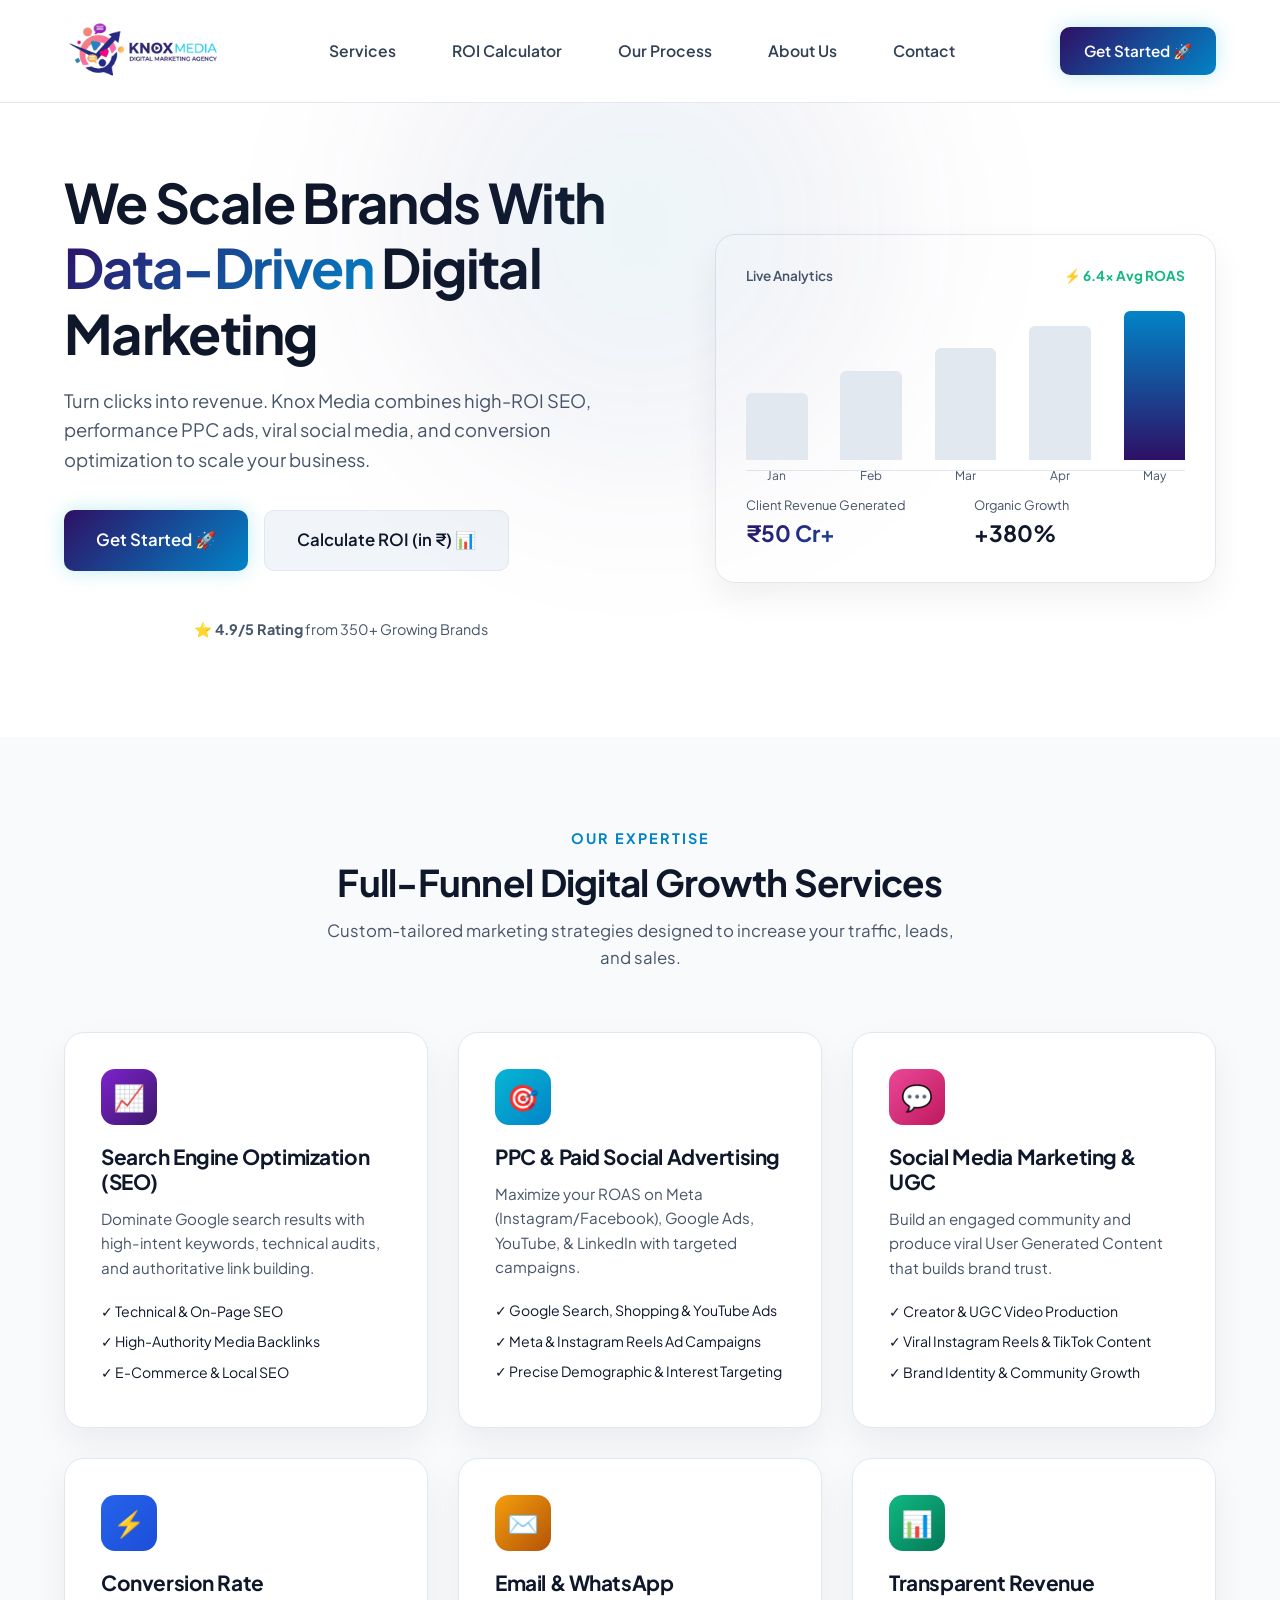
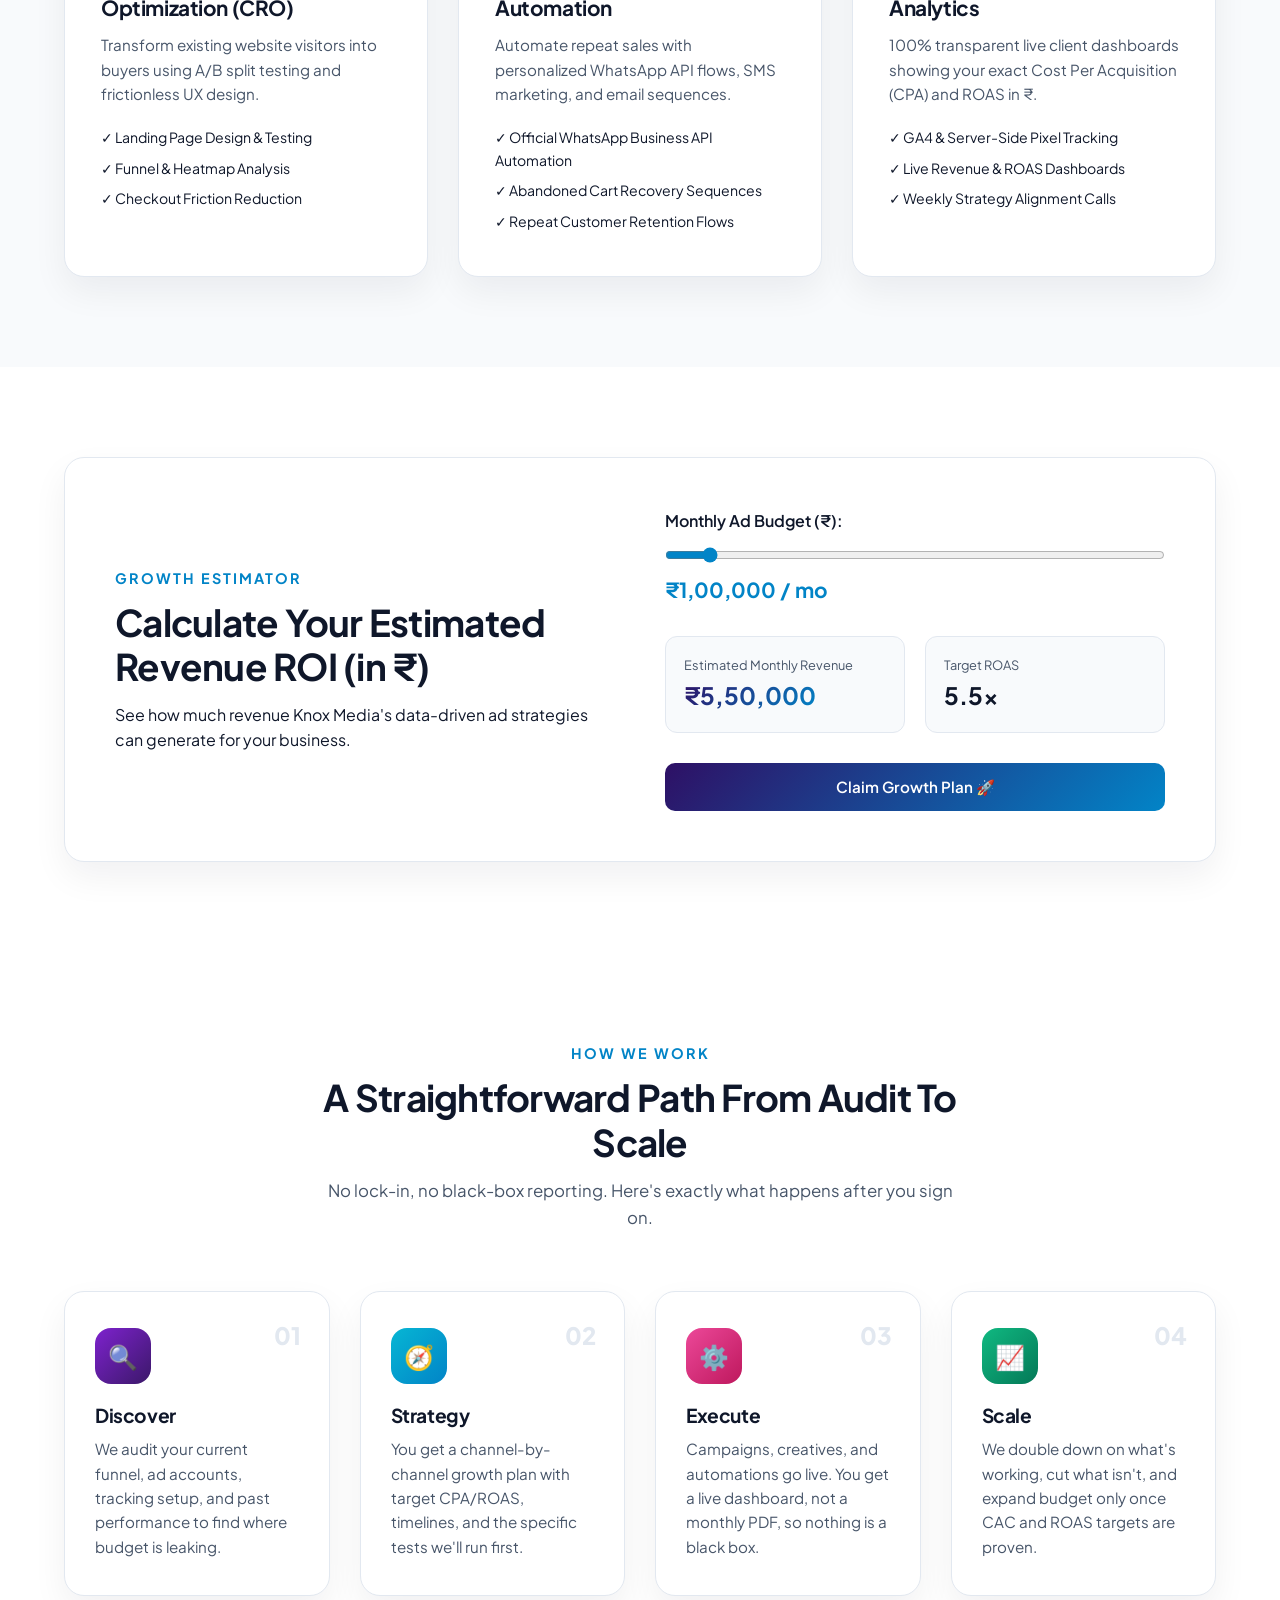
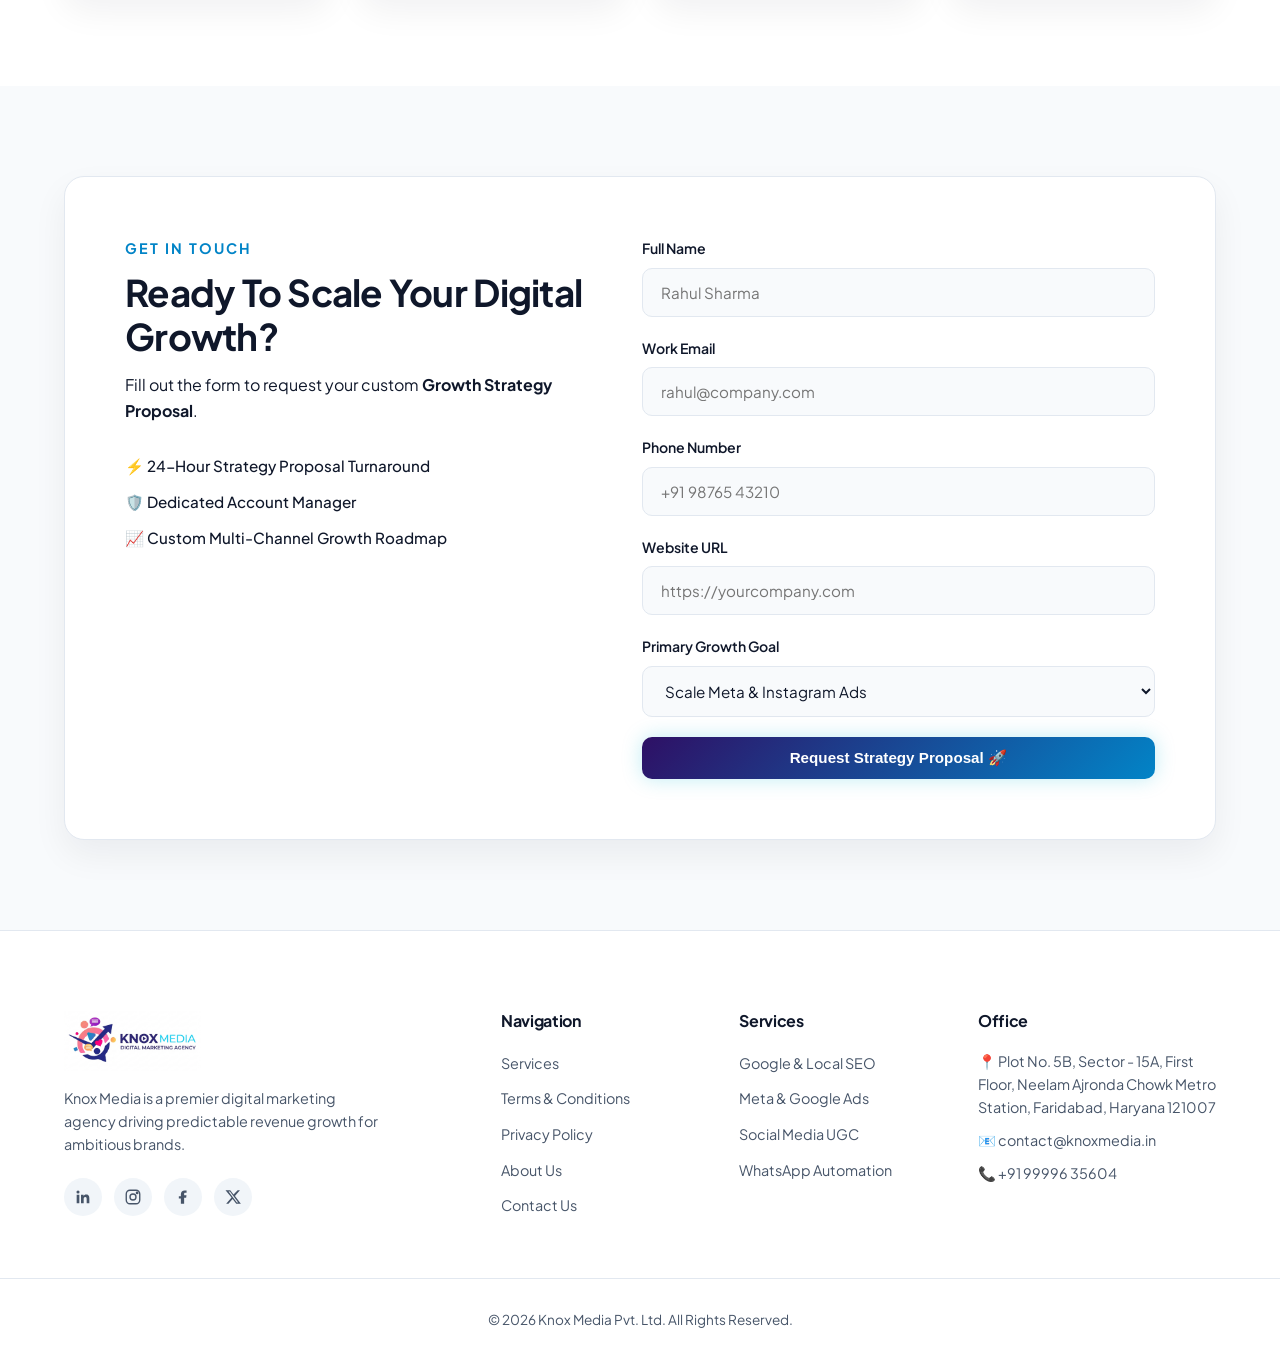
<file: index.html>
<!DOCTYPE html>
<html lang="en" data-theme="light">
<head>
  <meta charset="UTF-8" />
  <meta name="viewport" content="width=device-width, initial-scale=1.0" />
  <title>Knox Media - Digital Marketing & Growth Agency</title>
  <meta name="description" content="Knox Media is a premier digital marketing agency specializing in SEO, PPC Ads, Social Media Growth, and Performance Marketing that drives real ROI." />
  
  <!-- Browser Tab Favicon -->
  <link rel="icon" type="image/svg+xml" href="assets/favicon.svg">

  <link rel="stylesheet" href="styles.css" />
  <!-- Inter & Plus Jakarta Sans Fonts -->
  <link rel="preconnect" href="https://fonts.googleapis.com">
  <link rel="preconnect" href="https://fonts.gstatic.com" crossorigin>
  <link href="https://fonts.googleapis.com/css2?family=Plus+Jakarta+Sans:wght@400;500;600;700;800&display=swap" rel="stylesheet">
</head>
<body>

  <!-- Sticky Navigation Bar -->
  <header class="navbar" id="navbar">
    <div class="container nav-container">
      <!-- Website Header Logo -->
      <a href="/" class="brand-logo">
        <img src="assets/logo.png" alt="KNOX MEDIA - Digital Marketing Agency" class="logo-img main-logo-img" style="height: 70px; width: auto; display: block;" />
      </a>

      <!-- Navigation Links -->
      <nav class="nav-menu" id="navMenu">
        <a href="/services" class="nav-link">Services</a>
        <a href="/calculator" class="nav-link">ROI Calculator</a>
        <a href="/process" class="nav-link">Our Process</a>
        <a href="/about" class="nav-link">About Us</a>
        <a href="/contact" class="nav-link">Contact</a>
        <a href="/contact" class="btn btn-primary btn-glow">Get Started 🚀</a>
      </nav>

      <!-- Right Action Button -->
      <div class="nav-actions">
        <a href="/contact" class="btn btn-primary btn-glow">Get Started 🚀</a>
        <button class="mobile-hamburger" id="hamburger" aria-label="Open Menu">
          <span></span><span></span><span></span>
        </button>
      </div>
    </div>
  </header>

  <main>
    <!-- Hero Section -->
    <section class="hero" id="hero">
      <div class="hero-bg-glow"></div>
      <div class="container hero-container">
        <div class="hero-content">
          <h1 class="hero-title">
            We Scale Brands With <span class="gradient-text">Data-Driven</span> Digital Marketing
          </h1>
          <p class="hero-subtitle">
            Turn clicks into revenue. Knox Media combines high-ROI SEO, performance PPC ads, viral social media, and conversion optimization to scale your business.
          </p>

          <div class="hero-cta-group">
            <a href="/contact" class="btn btn-primary btn-large btn-glow">Get Started 🚀</a>
            <a href="/calculator" class="btn btn-secondary btn-large">Calculate ROI (in ₹) 📊</a>
          </div>

          <div class="hero-trust">
            <div class="trust-avatars">
              <div class="avatar" style="background-image: url('https://images.unsplash.com/photo-1534528741775-53994a69daeb?w=100');"></div>
              <div class="avatar" style="background-image: url('https://images.unsplash.com/photo-1507003211169-0a1dd7228f2d?w=100');"></div>
              <div class="avatar" style="background-image: url('https://images.unsplash.com/photo-1573496359142-b8d87734a5a2?w=100');"></div>
              <div class="avatar" style="background-image: url('https://images.unsplash.com/photo-1500648767791-00dcc994a43e?w=100');"></div>
            </div>
            <div class="trust-text">
              <strong>⭐ 4.9/5 Rating</strong> from 350+ Growing Brands
            </div>
          </div>
        </div>

        <div class="hero-visual">
          <div class="hero-card glass-card">
            <div class="card-header">
              <span class="card-badge">Live Analytics</span>
              <span class="card-status">⚡ 6.4x Avg ROAS</span>
            </div>
            <div class="card-chart">
              <div class="chart-bar" style="--height: 45%;"><span>Jan</span></div>
              <div class="chart-bar" style="--height: 60%;"><span>Feb</span></div>
              <div class="chart-bar" style="--height: 75%;"><span>Mar</span></div>
              <div class="chart-bar" style="--height: 90%;"><span>Apr</span></div>
              <div class="chart-bar active" style="--height: 100%;"><span>May</span></div>
            </div>
            <div class="card-stats-grid">
              <div class="stat-item">
                <span class="stat-label">Client Revenue Generated</span>
                <span class="stat-value gradient-text">₹50 Cr+</span>
              </div>
              <div class="stat-item">
                <span class="stat-label">Organic Growth</span>
                <span class="stat-value">+380%</span>
              </div>
            </div>
          </div>
        </div>
      </div>
    </section>

    <!-- Services Section -->
    <section class="services section" id="services">
      <div class="container">
        <div class="section-header text-center">
          <span class="section-subtitle">Our Expertise</span>
          <h2 class="section-title">Full-Funnel Digital Growth Services</h2>
          <p class="section-description">
            Custom-tailored marketing strategies designed to increase your traffic, leads, and sales.
          </p>
        </div>

        <div class="services-grid">
          <!-- Service 1 -->
          <div class="service-card glass-card">
            <div class="service-icon purple-gradient-bg">📈</div>
            <h3 class="service-title">Search Engine Optimization (SEO)</h3>
            <p class="service-desc">
              Dominate Google search results with high-intent keywords, technical audits, and authoritative link building.
            </p>
            <ul class="service-list">
              <li>✓ Technical & On-Page SEO</li>
              <li>✓ High-Authority Media Backlinks</li>
              <li>✓ E-Commerce & Local SEO</li>
            </ul>
          </div>

          <!-- Service 2 -->
          <div class="service-card glass-card">
            <div class="service-icon cyan-gradient-bg">🎯</div>
            <h3 class="service-title">PPC & Paid Social Advertising</h3>
            <p class="service-desc">
              Maximize your ROAS on Meta (Instagram/Facebook), Google Ads, YouTube, & LinkedIn with targeted campaigns.
            </p>
            <ul class="service-list">
              <li>✓ Google Search, Shopping & YouTube Ads</li>
              <li>✓ Meta & Instagram Reels Ad Campaigns</li>
              <li>✓ Precise Demographic & Interest Targeting</li>
            </ul>
          </div>

          <!-- Service 3 -->
          <div class="service-card glass-card">
            <div class="service-icon pink-gradient-bg">💬</div>
            <h3 class="service-title">Social Media Marketing & UGC</h3>
            <p class="service-desc">
              Build an engaged community and produce viral User Generated Content that builds brand trust.
            </p>
            <ul class="service-list">
              <li>✓ Creator & UGC Video Production</li>
              <li>✓ Viral Instagram Reels & TikTok Content</li>
              <li>✓ Brand Identity & Community Growth</li>
            </ul>
          </div>

          <!-- Service 4 -->
          <div class="service-card glass-card">
            <div class="service-icon blue-gradient-bg">⚡</div>
            <h3 class="service-title">Conversion Rate Optimization (CRO)</h3>
            <p class="service-desc">
              Transform existing website visitors into buyers using A/B split testing and frictionless UX design.
            </p>
            <ul class="service-list">
              <li>✓ Landing Page Design & Testing</li>
              <li>✓ Funnel & Heatmap Analysis</li>
              <li>✓ Checkout Friction Reduction</li>
            </ul>
          </div>

          <!-- Service 5 -->
          <div class="service-card glass-card">
            <div class="service-icon amber-gradient-bg">✉️</div>
            <h3 class="service-title">Email & WhatsApp Automation</h3>
            <p class="service-desc">
              Automate repeat sales with personalized WhatsApp API flows, SMS marketing, and email sequences.
            </p>
            <ul class="service-list">
              <li>✓ Official WhatsApp Business API Automation</li>
              <li>✓ Abandoned Cart Recovery Sequences</li>
              <li>✓ Repeat Customer Retention Flows</li>
            </ul>
          </div>

          <!-- Service 6 -->
          <div class="service-card glass-card">
            <div class="service-icon emerald-gradient-bg">📊</div>
            <h3 class="service-title">Transparent Revenue Analytics</h3>
            <p class="service-desc">
              100% transparent live client dashboards showing your exact Cost Per Acquisition (CPA) and ROAS in ₹.
            </p>
            <ul class="service-list">
              <li>✓ GA4 & Server-Side Pixel Tracking</li>
              <li>✓ Live Revenue & ROAS Dashboards</li>
              <li>✓ Weekly Strategy Alignment Calls</li>
            </ul>
          </div>
        </div>
      </div>
    </section>

    <!-- Interactive ROI Calculator (in Indian Rupees) -->
    <section class="calculator-section section" id="calculator">
      <div class="container">
        <div class="glass-card calc-card">
          <div class="calc-grid">
            <div class="calc-info">
              <span class="section-subtitle">Growth Estimator</span>
              <h2 class="section-title">Calculate Your Estimated Revenue ROI (in ₹)</h2>
              <p>
                See how much revenue Knox Media's data-driven ad strategies can generate for your business.
              </p>
            </div>

            <div class="calc-interactive">
              <div class="input-group">
                <label for="adBudget">Monthly Ad Budget (₹):</label>
                <input type="range" id="adBudget" min="25000" max="1000000" step="25000" value="100000" />
                <div class="budget-display" id="budgetValue">₹1,00,000 / mo</div>
              </div>

              <div class="calc-results">
                <div class="res-box">
                  <span class="res-label">Estimated Monthly Revenue</span>
                  <span class="res-val gradient-text" id="estRevenue">₹5,50,000</span>
                </div>
                <div class="res-box">
                  <span class="res-label">Target ROAS</span>
                  <span class="res-val" id="estRoas">5.5x</span>
                </div>
              </div>

              <a href="/contact" class="btn btn-primary btn-block">Claim Growth Plan 🚀</a>
            </div>
          </div>
        </div>
      </div>
    </section>

    <!-- How We Work / Process -->
    <section class="process-section section" id="process">
      <div class="container">
        <div class="section-header text-center">
          <span class="section-subtitle">How We Work</span>
          <h2 class="section-title">A Straightforward Path From Audit To Scale</h2>
          <p class="section-description">
            No lock-in, no black-box reporting. Here's exactly what happens after you sign on.
          </p>
        </div>

        <div class="process-grid">
          <div class="process-card glass-card">
            <div class="process-step">01</div>
            <div class="process-icon purple-gradient-bg">🔍</div>
            <h3>Discover</h3>
            <p>We audit your current funnel, ad accounts, tracking setup, and past performance to find where budget is leaking.</p>
          </div>

          <div class="process-card glass-card">
            <div class="process-step">02</div>
            <div class="process-icon cyan-gradient-bg">🧭</div>
            <h3>Strategy</h3>
            <p>You get a channel-by-channel growth plan with target CPA/ROAS, timelines, and the specific tests we'll run first.</p>
          </div>

          <div class="process-card glass-card">
            <div class="process-step">03</div>
            <div class="process-icon pink-gradient-bg">⚙️</div>
            <h3>Execute</h3>
            <p>Campaigns, creatives, and automations go live. You get a live dashboard, not a monthly PDF, so nothing is a black box.</p>
          </div>

          <div class="process-card glass-card">
            <div class="process-step">04</div>
            <div class="process-icon emerald-gradient-bg">📈</div>
            <h3>Scale</h3>
            <p>We double down on what's working, cut what isn't, and expand budget only once CAC and ROAS targets are proven.</p>
          </div>
        </div>
      </div>
    </section>

    <!-- Contact Section -->
    <section class="contact-section section" id="contact">
      <div class="container">
        <div class="contact-card glass-card">
          <div class="contact-grid">
            <div class="contact-text">
              <span class="section-subtitle">Get In Touch</span>
              <h2 class="section-title">Ready To Scale Your Digital Growth?</h2>
              <p>
                Fill out the form to request your custom <strong>Growth Strategy Proposal</strong>.
              </p>

              <div class="contact-features">
                <div class="feat">⚡ 24-Hour Strategy Proposal Turnaround</div>
                <div class="feat">🛡️ Dedicated Account Manager</div>
                <div class="feat">📈 Custom Multi-Channel Growth Roadmap</div>
              </div>
            </div>

            <form class="contact-form" id="contactForm">
              <div class="form-group">
                <label for="fullName">Full Name</label>
                <input type="text" id="fullName" placeholder="Rahul Sharma" required />
              </div>
              <div class="form-group">
                <label for="email">Work Email</label>
                <input type="email" id="email" placeholder="rahul@company.com" required />
              </div>
              <div class="form-group">
                <label for="phone">Phone Number</label>
                <input type="tel" id="phone" placeholder="+91 98765 43210" required />
              </div>
              <div class="form-group">
                <label for="website">Website URL</label>
                <input type="url" id="website" placeholder="https://yourcompany.com" required />
              </div>
              <div class="form-group">
                <label for="service">Primary Growth Goal</label>
                <select id="service">
                  <option>Scale Meta & Instagram Ads</option>
                  <option>Rank #1 on Google (SEO)</option>
                  <option>WhatsApp & Email Marketing Automation</option>
                  <option>Full-Funnel Growth Package</option>
                </select>
              </div>
              <button type="submit" class="btn btn-primary btn-block btn-glow">Request Strategy Proposal 🚀</button>
              <div class="form-success-msg" id="formSuccess">
                🎉 Thank you! Our growth strategist will review your brand and contact you within 24 hours.
              </div>
            </form>
          </div>
        </div>
      </div>
    </section>
  </main>

  <!-- Footer -->
  <footer class="footer">
    <div class="container footer-container">
      <div class="footer-brand">
        <a href="/">
          <img src="assets/logo.png" alt="KNOX MEDIA - Digital Marketing Agency" style="height: 60px; width: auto; display: block;" />
        </a>
        <p>Knox Media is a premier digital marketing agency driving predictable revenue growth for ambitious brands.</p>
        <div class="footer-social">
          <a href="#" class="social-icon" aria-label="LinkedIn">
            <svg viewBox="0 0 24 24" fill="currentColor"><path d="M20.45 20.45h-3.56v-5.57c0-1.33-.02-3.04-1.85-3.04-1.86 0-2.14 1.45-2.14 2.95v5.66H9.34V9h3.42v1.56h.05c.48-.9 1.64-1.85 3.38-1.85 3.6 0 4.27 2.37 4.27 5.46v6.28zM5.34 7.43a2.06 2.06 0 1 1 0-4.12 2.06 2.06 0 0 1 0 4.12zM7.12 20.45H3.56V9h3.56v11.45z"/></svg>
          </a>
          <a href="#" class="social-icon" aria-label="Instagram">
            <svg viewBox="0 0 24 24" fill="none" stroke="currentColor" stroke-width="1.8"><rect x="3" y="3" width="18" height="18" rx="5"/><circle cx="12" cy="12" r="4"/><circle cx="17.5" cy="6.5" r="1"/></svg>
          </a>
          <a href="#" class="social-icon" aria-label="Facebook">
            <svg viewBox="0 0 24 24" fill="currentColor"><path d="M13.5 21v-8.1h2.72l.41-3.16h-3.13V7.73c0-.92.25-1.54 1.57-1.54h1.68V3.36C15.98 3.25 15.1 3.18 14.06 3.18c-2.9 0-4.89 1.77-4.89 5.02v2.74H6.44v3.16h2.73V21h4.33z"/></svg>
          </a>
          <a href="#" class="social-icon" aria-label="X (Twitter)">
            <svg viewBox="0 0 24 24" fill="currentColor"><path d="M18.24 3h3.06l-6.69 7.65L22.5 21h-6.17l-4.83-6.32L5.94 21H2.88l7.16-8.19L2 3h6.33l4.37 5.78L18.24 3zm-1.07 16.17h1.7L7.9 4.74H6.08l11.09 14.43z"/></svg>
          </a>
        </div>
      </div>

      <div class="footer-links">
        <h4>Navigation</h4>
        <ul>
          <li><a href="/services">Services</a></li>
          <li><a href="/terms">Terms & Conditions</a></li>
          <li><a href="/privacy">Privacy Policy</a></li>
          <li><a href="/about">About Us</a></li>
          <li><a href="/contact">Contact Us</a></li>
        </ul>
      </div>

      <div class="footer-links">
        <h4>Services</h4>
        <ul>
          <li><a href="/services">Google & Local SEO</a></li>
          <li><a href="/services">Meta & Google Ads</a></li>
          <li><a href="/services">Social Media UGC</a></li>
          <li><a href="/services">WhatsApp Automation</a></li>
        </ul>
      </div>

      <div class="footer-contact">
        <h4>Office</h4>
        <p>📍 Plot No. 5B, Sector - 15A, First Floor, Neelam Ajronda Chowk Metro Station, Faridabad, Haryana 121007</p>
        <p>📧 contact@knoxmedia.in</p>
        <p>📞 <a href="tel:+919999635604">+91 99996 35604</a></p>
      </div>
    </div>

    <div class="footer-bottom">
      <div class="container text-center">
        <p>&copy; 2026 Knox Media Pvt. Ltd. All Rights Reserved.</p>
      </div>
    </div>
  </footer>

  <script src="script.js"></script>
</body>
</html>
</file>
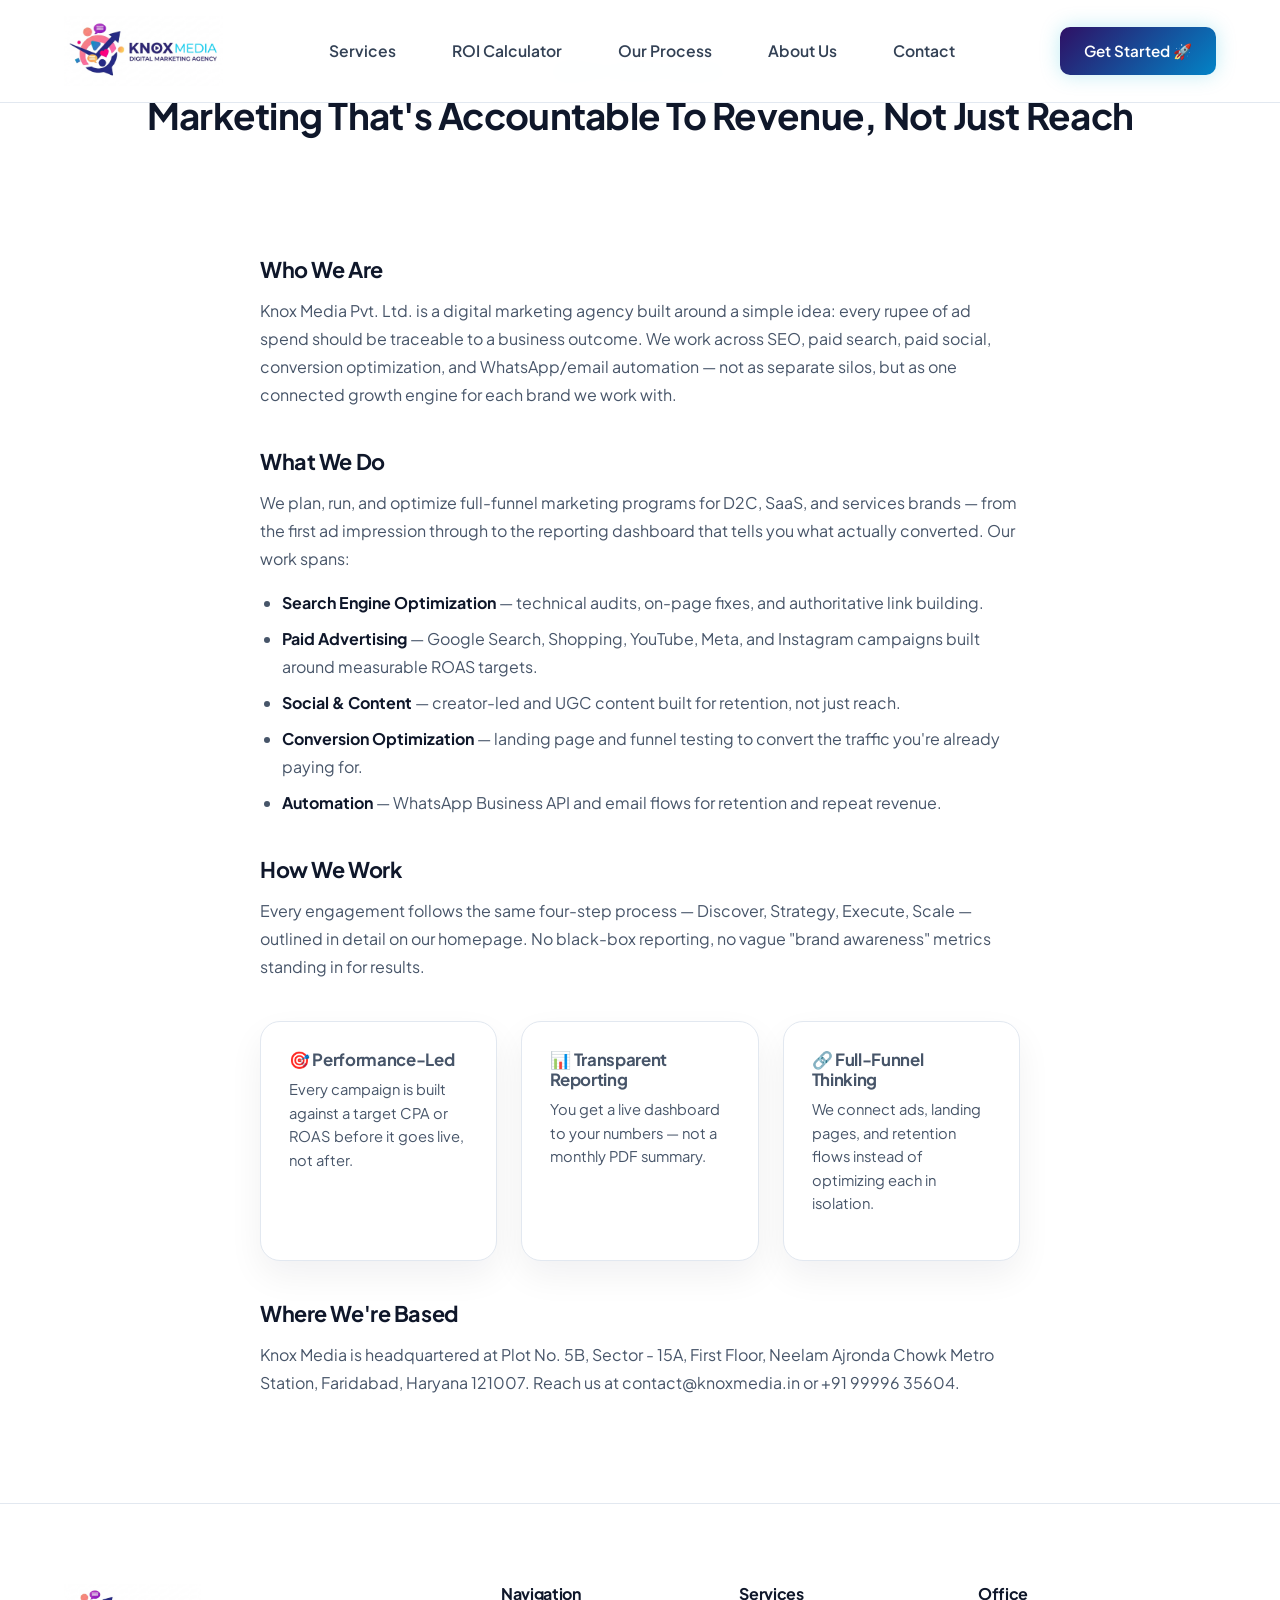
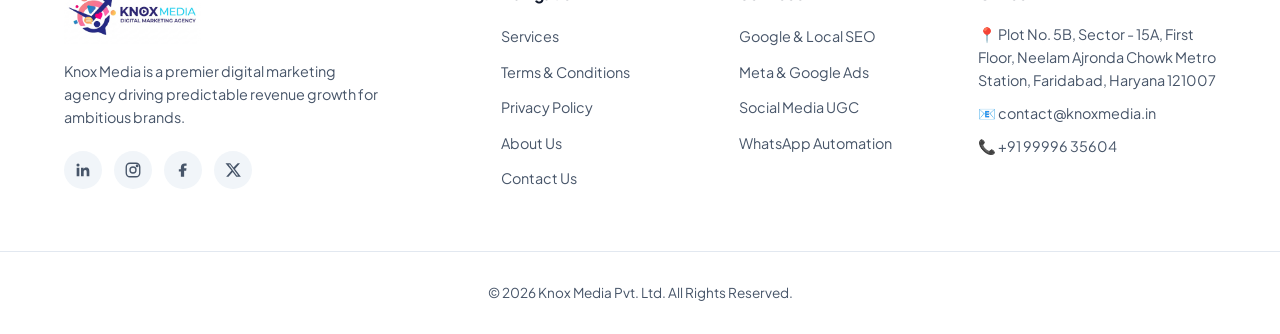
<file: about.html>
<!DOCTYPE html>
<html lang="en" data-theme="light">
<head>
  <meta charset="UTF-8" />
  <meta name="viewport" content="width=device-width, initial-scale=1.0" />
  <title>About Us - Knox Media</title>
  <meta name="description" content="Knox Media is a performance-driven digital marketing agency helping brands turn ad spend into predictable, measurable revenue." />

  <!-- Browser Tab Favicon -->
  <link rel="icon" type="image/svg+xml" href="assets/favicon.svg">

  <link rel="stylesheet" href="styles.css" />
  <!-- Inter & Plus Jakarta Sans Fonts -->
  <link rel="preconnect" href="https://fonts.googleapis.com">
  <link rel="preconnect" href="https://fonts.gstatic.com" crossorigin>
  <link href="https://fonts.googleapis.com/css2?family=Plus+Jakarta+Sans:wght@400;500;600;700;800&display=swap" rel="stylesheet">
</head>
<body>

  <!-- Sticky Navigation Bar -->
  <header class="navbar" id="navbar">
    <div class="container nav-container">
      <a href="/" class="brand-logo">
        <img src="assets/logo.png" alt="KNOX MEDIA - Digital Marketing Agency" class="logo-img main-logo-img" style="height: 70px; width: auto; display: block;" />
      </a>

      <nav class="nav-menu" id="navMenu">
        <a href="/services" class="nav-link">Services</a>
        <a href="/calculator" class="nav-link">ROI Calculator</a>
        <a href="/process" class="nav-link">Our Process</a>
        <a href="/about" class="nav-link">About Us</a>
        <a href="/contact" class="nav-link">Contact</a>
        <a href="/contact" class="btn btn-primary btn-glow">Get Started 🚀</a>
      </nav>

      <div class="nav-actions">
        <a href="/contact" class="btn btn-primary btn-glow">Get Started 🚀</a>
        <button class="mobile-hamburger" id="hamburger" aria-label="Open Menu">
          <span></span><span></span><span></span>
        </button>
      </div>
    </div>
  </header>

  <main>
    <section class="section page-hero">
      <div class="container">
        <span class="section-subtitle">About Knox Media</span>
        <h1 class="section-title">Marketing That's Accountable To Revenue, Not Just Reach</h1>
      </div>
    </section>

    <section class="section">
      <div class="container prose">
        <h2>Who We Are</h2>
        <p>Knox Media Pvt. Ltd. is a digital marketing agency built around a simple idea: every rupee of ad spend should be traceable to a business outcome. We work across SEO, paid search, paid social, conversion optimization, and WhatsApp/email automation — not as separate silos, but as one connected growth engine for each brand we work with.</p>

        <h2>What We Do</h2>
        <p>We plan, run, and optimize full-funnel marketing programs for D2C, SaaS, and services brands — from the first ad impression through to the reporting dashboard that tells you what actually converted. Our work spans:</p>
        <ul>
          <li><strong>Search Engine Optimization</strong> — technical audits, on-page fixes, and authoritative link building.</li>
          <li><strong>Paid Advertising</strong> — Google Search, Shopping, YouTube, Meta, and Instagram campaigns built around measurable ROAS targets.</li>
          <li><strong>Social & Content</strong> — creator-led and UGC content built for retention, not just reach.</li>
          <li><strong>Conversion Optimization</strong> — landing page and funnel testing to convert the traffic you're already paying for.</li>
          <li><strong>Automation</strong> — WhatsApp Business API and email flows for retention and repeat revenue.</li>
        </ul>

        <h2>How We Work</h2>
        <p>Every engagement follows the same four-step process — Discover, Strategy, Execute, Scale — outlined in detail on our <a href="/process">homepage</a>. No black-box reporting, no vague "brand awareness" metrics standing in for results.</p>

        <div class="about-values">
          <div class="glass-card">
            <h3>🎯 Performance-Led</h3>
            <p>Every campaign is built against a target CPA or ROAS before it goes live, not after.</p>
          </div>
          <div class="glass-card">
            <h3>📊 Transparent Reporting</h3>
            <p>You get a live dashboard to your numbers — not a monthly PDF summary.</p>
          </div>
          <div class="glass-card">
            <h3>🔗 Full-Funnel Thinking</h3>
            <p>We connect ads, landing pages, and retention flows instead of optimizing each in isolation.</p>
          </div>
        </div>

        <h2>Where We're Based</h2>
        <p>Knox Media is headquartered at Plot No. 5B, Sector - 15A, First Floor, Neelam Ajronda Chowk Metro Station, Faridabad, Haryana 121007. Reach us at <a href="mailto:contact@knoxmedia.in">contact@knoxmedia.in</a> or <a href="tel:+919999635604">+91 99996 35604</a>.</p>
      </div>
    </section>
  </main>

  <!-- Footer -->
  <footer class="footer">
    <div class="container footer-container">
      <div class="footer-brand">
        <a href="/">
          <img src="assets/logo.png" alt="KNOX MEDIA - Digital Marketing Agency" style="height: 60px; width: auto; display: block;" />
        </a>
        <p>Knox Media is a premier digital marketing agency driving predictable revenue growth for ambitious brands.</p>
        <div class="footer-social">
          <a href="#" class="social-icon" aria-label="LinkedIn">
            <svg viewBox="0 0 24 24" fill="currentColor"><path d="M20.45 20.45h-3.56v-5.57c0-1.33-.02-3.04-1.85-3.04-1.86 0-2.14 1.45-2.14 2.95v5.66H9.34V9h3.42v1.56h.05c.48-.9 1.64-1.85 3.38-1.85 3.6 0 4.27 2.37 4.27 5.46v6.28zM5.34 7.43a2.06 2.06 0 1 1 0-4.12 2.06 2.06 0 0 1 0 4.12zM7.12 20.45H3.56V9h3.56v11.45z"/></svg>
          </a>
          <a href="#" class="social-icon" aria-label="Instagram">
            <svg viewBox="0 0 24 24" fill="none" stroke="currentColor" stroke-width="1.8"><rect x="3" y="3" width="18" height="18" rx="5"/><circle cx="12" cy="12" r="4"/><circle cx="17.5" cy="6.5" r="1"/></svg>
          </a>
          <a href="#" class="social-icon" aria-label="Facebook">
            <svg viewBox="0 0 24 24" fill="currentColor"><path d="M13.5 21v-8.1h2.72l.41-3.16h-3.13V7.73c0-.92.25-1.54 1.57-1.54h1.68V3.36C15.98 3.25 15.1 3.18 14.06 3.18c-2.9 0-4.89 1.77-4.89 5.02v2.74H6.44v3.16h2.73V21h4.33z"/></svg>
          </a>
          <a href="#" class="social-icon" aria-label="X (Twitter)">
            <svg viewBox="0 0 24 24" fill="currentColor"><path d="M18.24 3h3.06l-6.69 7.65L22.5 21h-6.17l-4.83-6.32L5.94 21H2.88l7.16-8.19L2 3h6.33l4.37 5.78L18.24 3zm-1.07 16.17h1.7L7.9 4.74H6.08l11.09 14.43z"/></svg>
          </a>
        </div>
      </div>

      <div class="footer-links">
        <h4>Navigation</h4>
        <ul>
          <li><a href="/services">Services</a></li>
          <li><a href="/terms">Terms & Conditions</a></li>
          <li><a href="/privacy">Privacy Policy</a></li>
          <li><a href="/about">About Us</a></li>
          <li><a href="/contact">Contact Us</a></li>
        </ul>
      </div>

      <div class="footer-links">
        <h4>Services</h4>
        <ul>
          <li><a href="/services">Google & Local SEO</a></li>
          <li><a href="/services">Meta & Google Ads</a></li>
          <li><a href="/services">Social Media UGC</a></li>
          <li><a href="/services">WhatsApp Automation</a></li>
        </ul>
      </div>

      <div class="footer-contact">
        <h4>Office</h4>
        <p>📍 Plot No. 5B, Sector - 15A, First Floor, Neelam Ajronda Chowk Metro Station, Faridabad, Haryana 121007</p>
        <p>📧 contact@knoxmedia.in</p>
        <p>📞 <a href="tel:+919999635604">+91 99996 35604</a></p>
      </div>
    </div>

    <div class="footer-bottom">
      <div class="container text-center">
        <p>&copy; 2026 Knox Media Pvt. Ltd. All Rights Reserved.</p>
      </div>
    </div>
  </footer>

  <script src="script.js"></script>
</body>
</html>
</file>
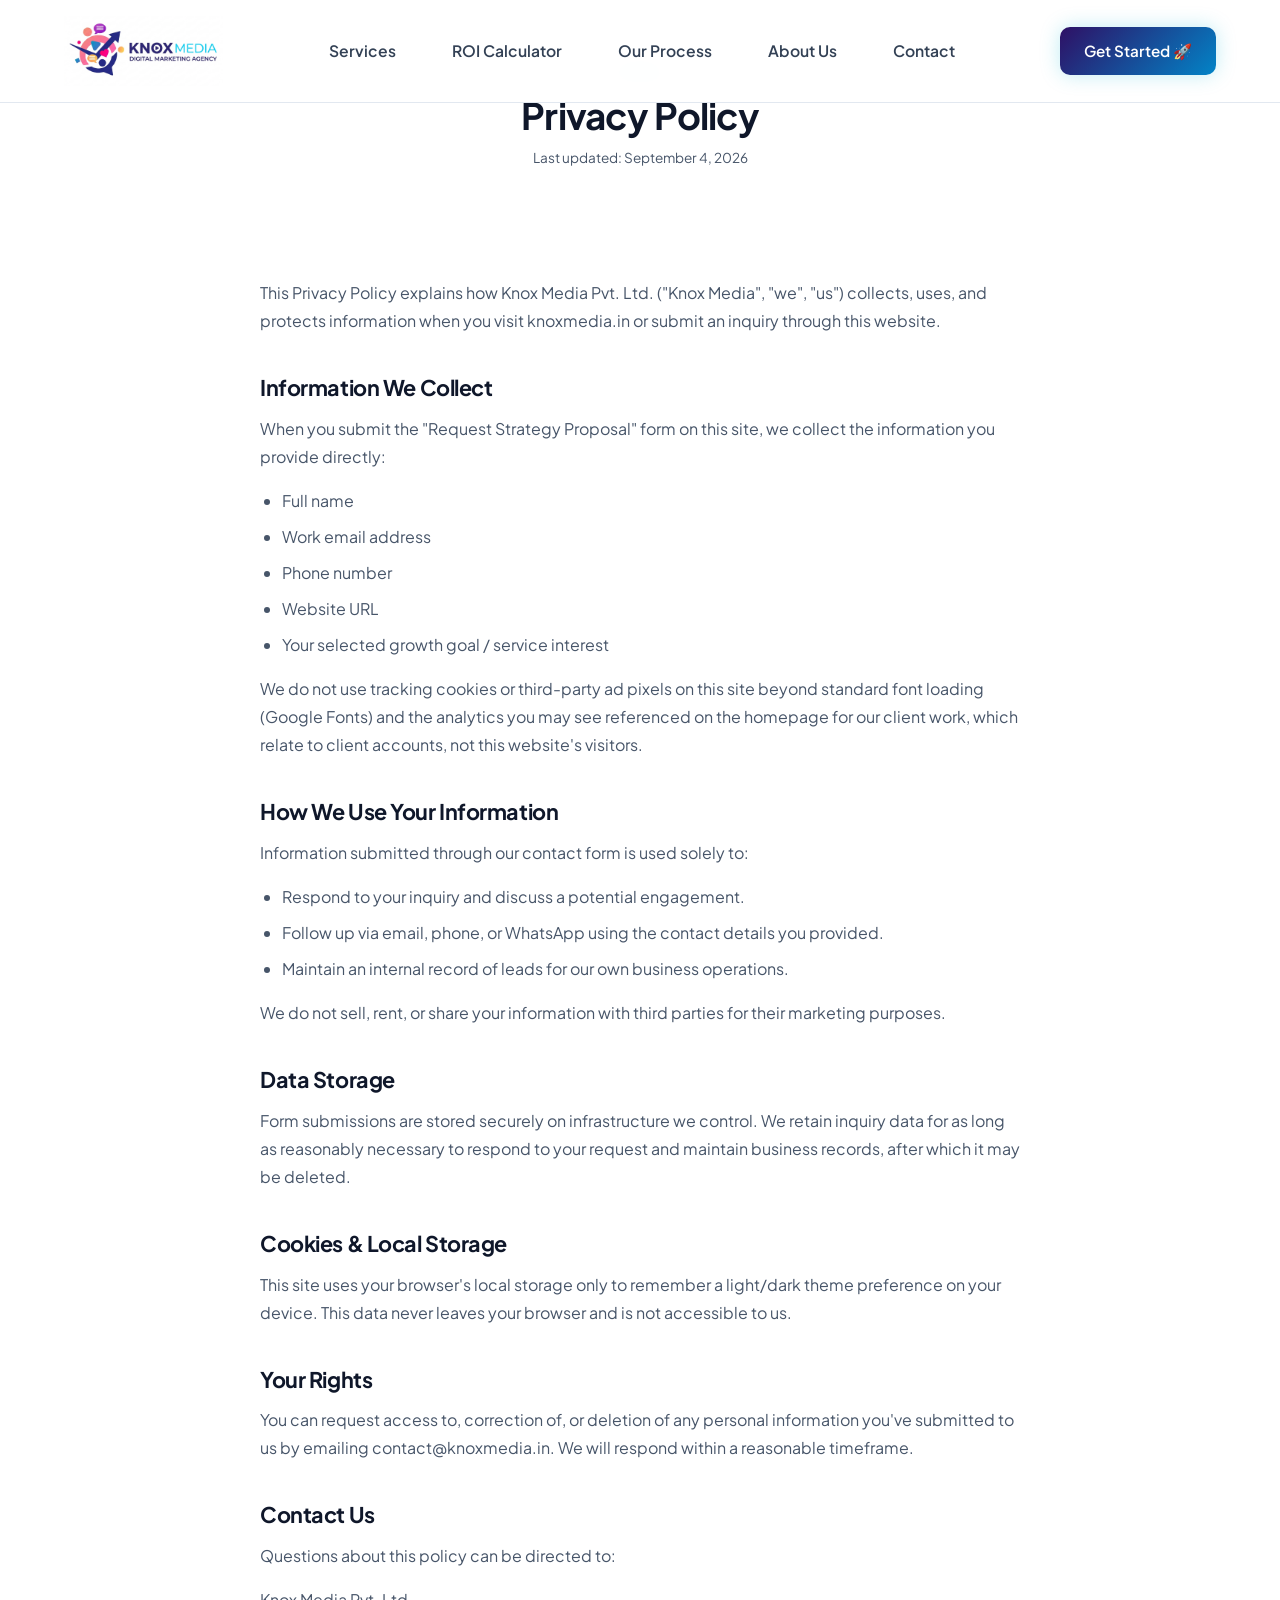
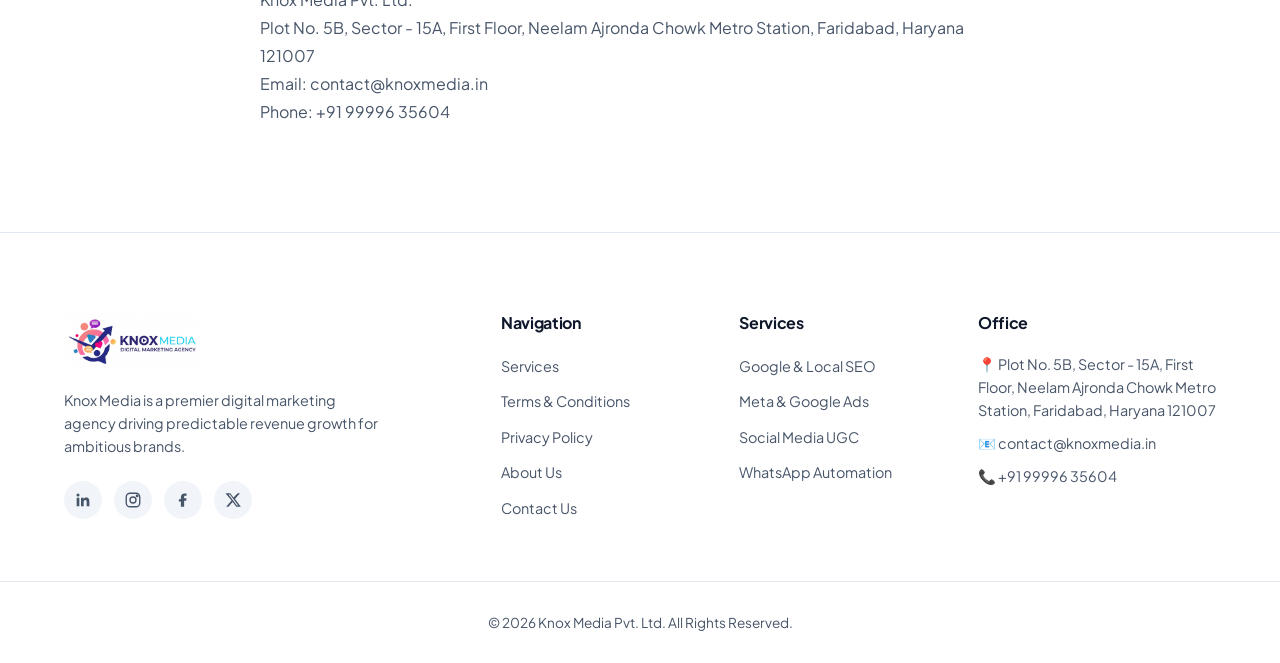
<file: privacy.html>
<!DOCTYPE html>
<html lang="en" data-theme="light">
<head>
  <meta charset="UTF-8" />
  <meta name="viewport" content="width=device-width, initial-scale=1.0" />
  <title>Privacy Policy - Knox Media</title>
  <meta name="description" content="Knox Media's privacy policy: what information we collect through this website, how we use it, and how to contact us about your data." />

  <!-- Browser Tab Favicon -->
  <link rel="icon" type="image/svg+xml" href="assets/favicon.svg">

  <link rel="stylesheet" href="styles.css" />
  <link rel="preconnect" href="https://fonts.googleapis.com">
  <link rel="preconnect" href="https://fonts.gstatic.com" crossorigin>
  <link href="https://fonts.googleapis.com/css2?family=Plus+Jakarta+Sans:wght@400;500;600;700;800&display=swap" rel="stylesheet">
</head>
<body>

  <!-- Sticky Navigation Bar -->
  <header class="navbar" id="navbar">
    <div class="container nav-container">
      <a href="/" class="brand-logo">
        <img src="assets/logo.png" alt="KNOX MEDIA - Digital Marketing Agency" class="logo-img main-logo-img" style="height: 70px; width: auto; display: block;" />
      </a>

      <nav class="nav-menu" id="navMenu">
        <a href="/services" class="nav-link">Services</a>
        <a href="/calculator" class="nav-link">ROI Calculator</a>
        <a href="/process" class="nav-link">Our Process</a>
        <a href="/about" class="nav-link">About Us</a>
        <a href="/contact" class="nav-link">Contact</a>
        <a href="/contact" class="btn btn-primary btn-glow">Get Started 🚀</a>
      </nav>

      <div class="nav-actions">
        <a href="/contact" class="btn btn-primary btn-glow">Get Started 🚀</a>
        <button class="mobile-hamburger" id="hamburger" aria-label="Open Menu">
          <span></span><span></span><span></span>
        </button>
      </div>
    </div>
  </header>

  <main>
    <section class="section page-hero">
      <div class="container">
        <span class="section-subtitle">Legal</span>
        <h1 class="section-title">Privacy Policy</h1>
        <p class="page-updated">Last updated: September 4, 2026</p>
      </div>
    </section>

    <section class="section">
      <div class="container prose">
        <p>This Privacy Policy explains how Knox Media Pvt. Ltd. ("Knox Media", "we", "us") collects, uses, and protects information when you visit knoxmedia.in or submit an inquiry through this website.</p>

        <h2>Information We Collect</h2>
        <p>When you submit the "Request Strategy Proposal" form on this site, we collect the information you provide directly:</p>
        <ul>
          <li>Full name</li>
          <li>Work email address</li>
          <li>Phone number</li>
          <li>Website URL</li>
          <li>Your selected growth goal / service interest</li>
        </ul>
        <p>We do not use tracking cookies or third-party ad pixels on this site beyond standard font loading (Google Fonts) and the analytics you may see referenced on the homepage for our client work, which relate to client accounts, not this website's visitors.</p>

        <h2>How We Use Your Information</h2>
        <p>Information submitted through our contact form is used solely to:</p>
        <ul>
          <li>Respond to your inquiry and discuss a potential engagement.</li>
          <li>Follow up via email, phone, or WhatsApp using the contact details you provided.</li>
          <li>Maintain an internal record of leads for our own business operations.</li>
        </ul>
        <p>We do not sell, rent, or share your information with third parties for their marketing purposes.</p>

        <h2>Data Storage</h2>
        <p>Form submissions are stored securely on infrastructure we control. We retain inquiry data for as long as reasonably necessary to respond to your request and maintain business records, after which it may be deleted.</p>

        <h2>Cookies & Local Storage</h2>
        <p>This site uses your browser's local storage only to remember a light/dark theme preference on your device. This data never leaves your browser and is not accessible to us.</p>

        <h2>Your Rights</h2>
        <p>You can request access to, correction of, or deletion of any personal information you've submitted to us by emailing <a href="mailto:contact@knoxmedia.in">contact@knoxmedia.in</a>. We will respond within a reasonable timeframe.</p>

        <h2>Contact Us</h2>
        <p>Questions about this policy can be directed to:</p>
        <p>Knox Media Pvt. Ltd.<br>
        Plot No. 5B, Sector - 15A, First Floor, Neelam Ajronda Chowk Metro Station, Faridabad, Haryana 121007<br>
        Email: <a href="mailto:contact@knoxmedia.in">contact@knoxmedia.in</a><br>
        Phone: <a href="tel:+919999635604">+91 99996 35604</a></p>
      </div>
    </section>
  </main>

  <!-- Footer -->
  <footer class="footer">
    <div class="container footer-container">
      <div class="footer-brand">
        <a href="/">
          <img src="assets/logo.png" alt="KNOX MEDIA - Digital Marketing Agency" style="height: 60px; width: auto; display: block;" />
        </a>
        <p>Knox Media is a premier digital marketing agency driving predictable revenue growth for ambitious brands.</p>
        <div class="footer-social">
          <a href="#" class="social-icon" aria-label="LinkedIn">
            <svg viewBox="0 0 24 24" fill="currentColor"><path d="M20.45 20.45h-3.56v-5.57c0-1.33-.02-3.04-1.85-3.04-1.86 0-2.14 1.45-2.14 2.95v5.66H9.34V9h3.42v1.56h.05c.48-.9 1.64-1.85 3.38-1.85 3.6 0 4.27 2.37 4.27 5.46v6.28zM5.34 7.43a2.06 2.06 0 1 1 0-4.12 2.06 2.06 0 0 1 0 4.12zM7.12 20.45H3.56V9h3.56v11.45z"/></svg>
          </a>
          <a href="#" class="social-icon" aria-label="Instagram">
            <svg viewBox="0 0 24 24" fill="none" stroke="currentColor" stroke-width="1.8"><rect x="3" y="3" width="18" height="18" rx="5"/><circle cx="12" cy="12" r="4"/><circle cx="17.5" cy="6.5" r="1"/></svg>
          </a>
          <a href="#" class="social-icon" aria-label="Facebook">
            <svg viewBox="0 0 24 24" fill="currentColor"><path d="M13.5 21v-8.1h2.72l.41-3.16h-3.13V7.73c0-.92.25-1.54 1.57-1.54h1.68V3.36C15.98 3.25 15.1 3.18 14.06 3.18c-2.9 0-4.89 1.77-4.89 5.02v2.74H6.44v3.16h2.73V21h4.33z"/></svg>
          </a>
          <a href="#" class="social-icon" aria-label="X (Twitter)">
            <svg viewBox="0 0 24 24" fill="currentColor"><path d="M18.24 3h3.06l-6.69 7.65L22.5 21h-6.17l-4.83-6.32L5.94 21H2.88l7.16-8.19L2 3h6.33l4.37 5.78L18.24 3zm-1.07 16.17h1.7L7.9 4.74H6.08l11.09 14.43z"/></svg>
          </a>
        </div>
      </div>

      <div class="footer-links">
        <h4>Navigation</h4>
        <ul>
          <li><a href="/services">Services</a></li>
          <li><a href="/terms">Terms & Conditions</a></li>
          <li><a href="/privacy">Privacy Policy</a></li>
          <li><a href="/about">About Us</a></li>
          <li><a href="/contact">Contact Us</a></li>
        </ul>
      </div>

      <div class="footer-links">
        <h4>Services</h4>
        <ul>
          <li><a href="/services">Google & Local SEO</a></li>
          <li><a href="/services">Meta & Google Ads</a></li>
          <li><a href="/services">Social Media UGC</a></li>
          <li><a href="/services">WhatsApp Automation</a></li>
        </ul>
      </div>

      <div class="footer-contact">
        <h4>Office</h4>
        <p>📍 Plot No. 5B, Sector - 15A, First Floor, Neelam Ajronda Chowk Metro Station, Faridabad, Haryana 121007</p>
        <p>📧 contact@knoxmedia.in</p>
        <p>📞 <a href="tel:+919999635604">+91 99996 35604</a></p>
      </div>
    </div>

    <div class="footer-bottom">
      <div class="container text-center">
        <p>&copy; 2026 Knox Media Pvt. Ltd. All Rights Reserved.</p>
      </div>
    </div>
  </footer>

  <script src="script.js"></script>
</body>
</html>
</file>
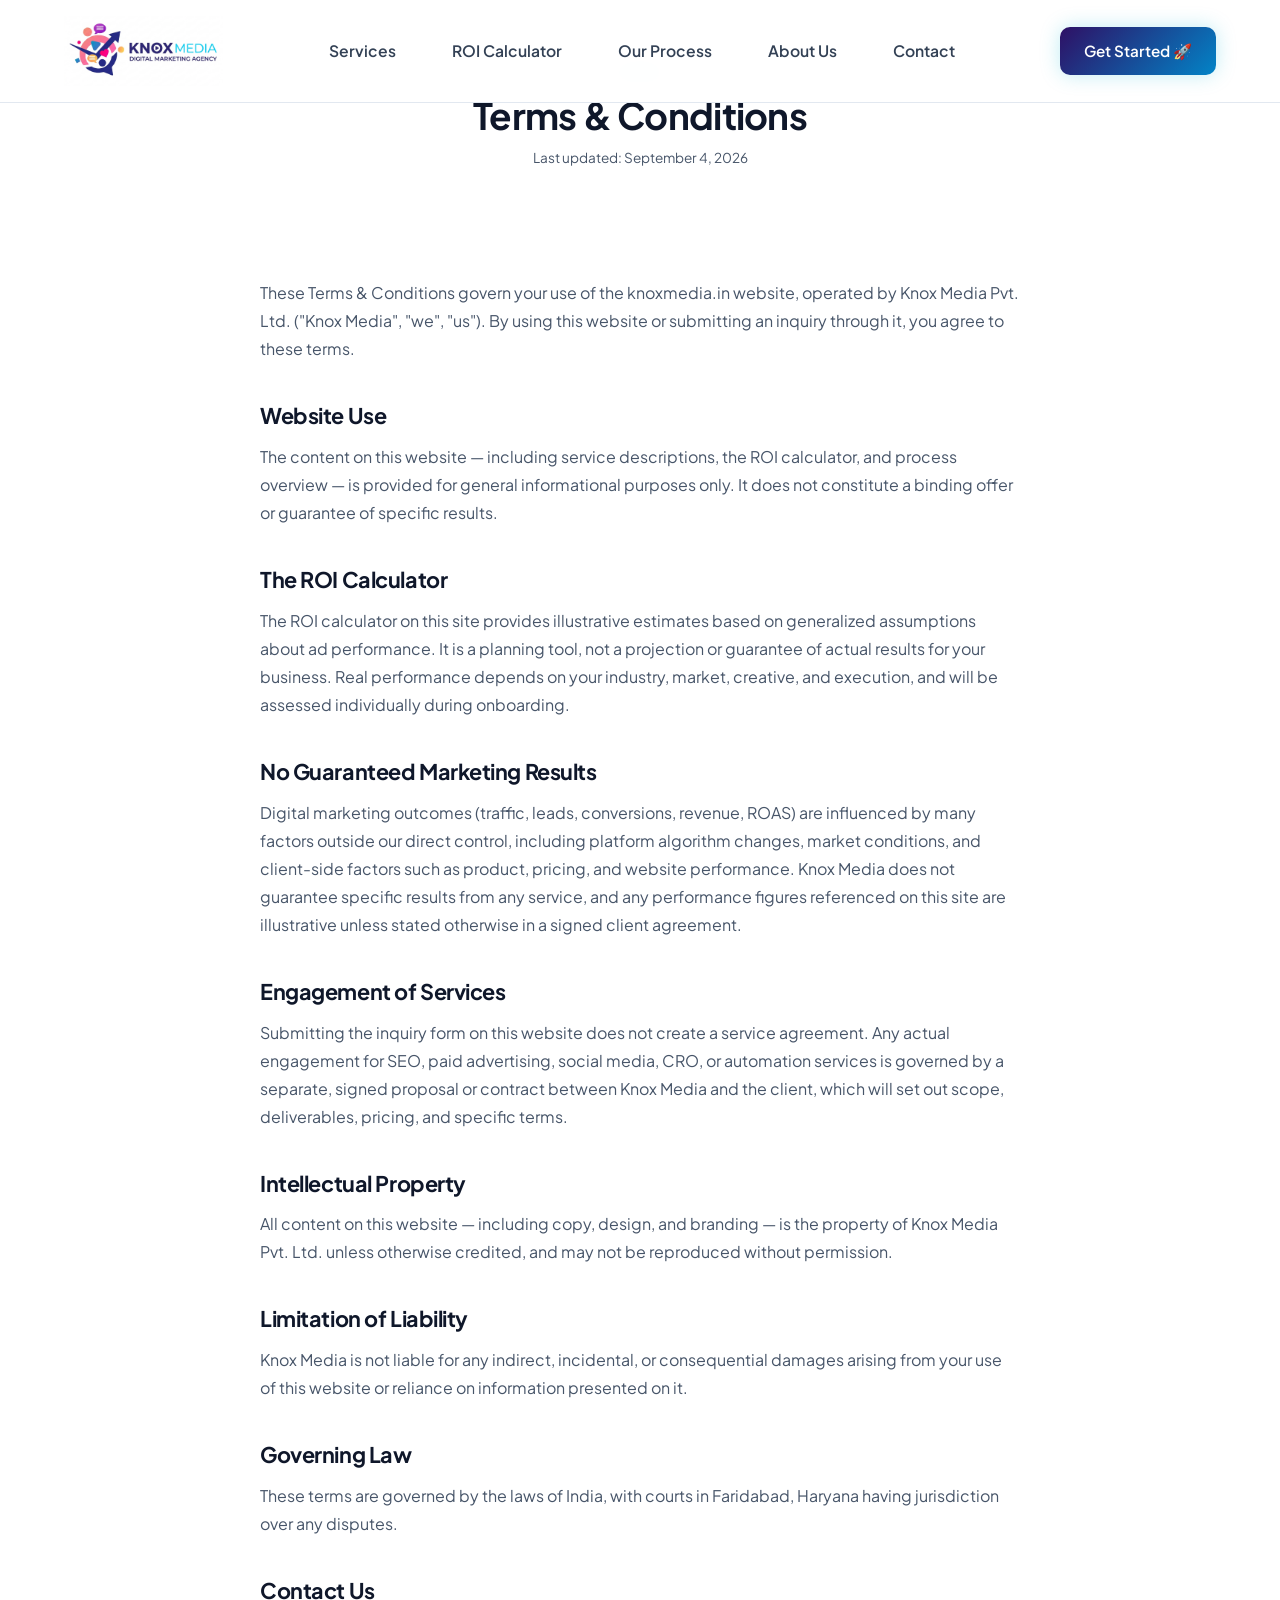
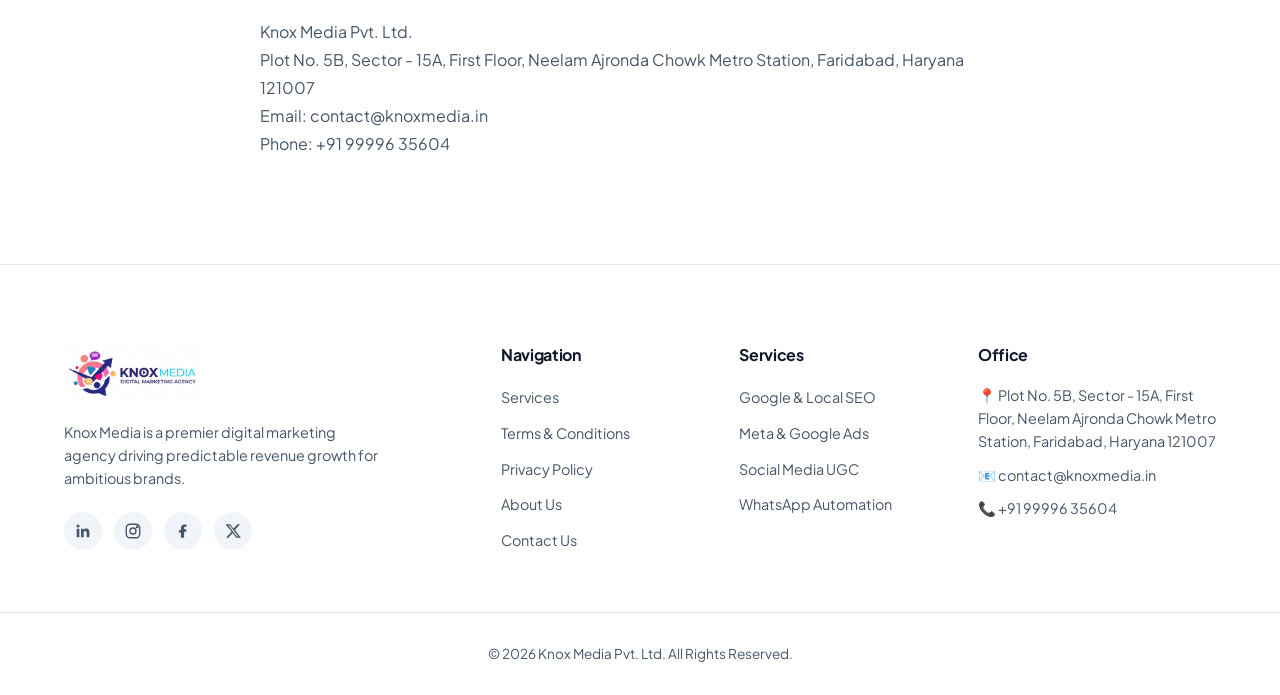
<file: terms.html>
<!DOCTYPE html>
<html lang="en" data-theme="light">
<head>
  <meta charset="UTF-8" />
  <meta name="viewport" content="width=device-width, initial-scale=1.0" />
  <title>Terms & Conditions - Knox Media</title>
  <meta name="description" content="Terms and conditions governing the use of the Knox Media website and inquiry form." />

  <!-- Browser Tab Favicon -->
  <link rel="icon" type="image/svg+xml" href="assets/favicon.svg">

  <link rel="stylesheet" href="styles.css" />
  <link rel="preconnect" href="https://fonts.googleapis.com">
  <link rel="preconnect" href="https://fonts.gstatic.com" crossorigin>
  <link href="https://fonts.googleapis.com/css2?family=Plus+Jakarta+Sans:wght@400;500;600;700;800&display=swap" rel="stylesheet">
</head>
<body>

  <!-- Sticky Navigation Bar -->
  <header class="navbar" id="navbar">
    <div class="container nav-container">
      <a href="/" class="brand-logo">
        <img src="assets/logo.png" alt="KNOX MEDIA - Digital Marketing Agency" class="logo-img main-logo-img" style="height: 70px; width: auto; display: block;" />
      </a>

      <nav class="nav-menu" id="navMenu">
        <a href="/services" class="nav-link">Services</a>
        <a href="/calculator" class="nav-link">ROI Calculator</a>
        <a href="/process" class="nav-link">Our Process</a>
        <a href="/about" class="nav-link">About Us</a>
        <a href="/contact" class="nav-link">Contact</a>
        <a href="/contact" class="btn btn-primary btn-glow">Get Started 🚀</a>
      </nav>

      <div class="nav-actions">
        <a href="/contact" class="btn btn-primary btn-glow">Get Started 🚀</a>
        <button class="mobile-hamburger" id="hamburger" aria-label="Open Menu">
          <span></span><span></span><span></span>
        </button>
      </div>
    </div>
  </header>

  <main>
    <section class="section page-hero">
      <div class="container">
        <span class="section-subtitle">Legal</span>
        <h1 class="section-title">Terms & Conditions</h1>
        <p class="page-updated">Last updated: September 4, 2026</p>
      </div>
    </section>

    <section class="section">
      <div class="container prose">
        <p>These Terms & Conditions govern your use of the knoxmedia.in website, operated by Knox Media Pvt. Ltd. ("Knox Media", "we", "us"). By using this website or submitting an inquiry through it, you agree to these terms.</p>

        <h2>Website Use</h2>
        <p>The content on this website — including service descriptions, the ROI calculator, and process overview — is provided for general informational purposes only. It does not constitute a binding offer or guarantee of specific results.</p>

        <h2>The ROI Calculator</h2>
        <p>The ROI calculator on this site provides illustrative estimates based on generalized assumptions about ad performance. It is a planning tool, not a projection or guarantee of actual results for your business. Real performance depends on your industry, market, creative, and execution, and will be assessed individually during onboarding.</p>

        <h2>No Guaranteed Marketing Results</h2>
        <p>Digital marketing outcomes (traffic, leads, conversions, revenue, ROAS) are influenced by many factors outside our direct control, including platform algorithm changes, market conditions, and client-side factors such as product, pricing, and website performance. Knox Media does not guarantee specific results from any service, and any performance figures referenced on this site are illustrative unless stated otherwise in a signed client agreement.</p>

        <h2>Engagement of Services</h2>
        <p>Submitting the inquiry form on this website does not create a service agreement. Any actual engagement for SEO, paid advertising, social media, CRO, or automation services is governed by a separate, signed proposal or contract between Knox Media and the client, which will set out scope, deliverables, pricing, and specific terms.</p>

        <h2>Intellectual Property</h2>
        <p>All content on this website — including copy, design, and branding — is the property of Knox Media Pvt. Ltd. unless otherwise credited, and may not be reproduced without permission.</p>

        <h2>Limitation of Liability</h2>
        <p>Knox Media is not liable for any indirect, incidental, or consequential damages arising from your use of this website or reliance on information presented on it.</p>

        <h2>Governing Law</h2>
        <p>These terms are governed by the laws of India, with courts in Faridabad, Haryana having jurisdiction over any disputes.</p>

        <h2>Contact Us</h2>
        <p>Knox Media Pvt. Ltd.<br>
        Plot No. 5B, Sector - 15A, First Floor, Neelam Ajronda Chowk Metro Station, Faridabad, Haryana 121007<br>
        Email: <a href="mailto:contact@knoxmedia.in">contact@knoxmedia.in</a><br>
        Phone: <a href="tel:+919999635604">+91 99996 35604</a></p>
      </div>
    </section>
  </main>

  <!-- Footer -->
  <footer class="footer">
    <div class="container footer-container">
      <div class="footer-brand">
        <a href="/">
          <img src="assets/logo.png" alt="KNOX MEDIA - Digital Marketing Agency" style="height: 60px; width: auto; display: block;" />
        </a>
        <p>Knox Media is a premier digital marketing agency driving predictable revenue growth for ambitious brands.</p>
        <div class="footer-social">
          <a href="#" class="social-icon" aria-label="LinkedIn">
            <svg viewBox="0 0 24 24" fill="currentColor"><path d="M20.45 20.45h-3.56v-5.57c0-1.33-.02-3.04-1.85-3.04-1.86 0-2.14 1.45-2.14 2.95v5.66H9.34V9h3.42v1.56h.05c.48-.9 1.64-1.85 3.38-1.85 3.6 0 4.27 2.37 4.27 5.46v6.28zM5.34 7.43a2.06 2.06 0 1 1 0-4.12 2.06 2.06 0 0 1 0 4.12zM7.12 20.45H3.56V9h3.56v11.45z"/></svg>
          </a>
          <a href="#" class="social-icon" aria-label="Instagram">
            <svg viewBox="0 0 24 24" fill="none" stroke="currentColor" stroke-width="1.8"><rect x="3" y="3" width="18" height="18" rx="5"/><circle cx="12" cy="12" r="4"/><circle cx="17.5" cy="6.5" r="1"/></svg>
          </a>
          <a href="#" class="social-icon" aria-label="Facebook">
            <svg viewBox="0 0 24 24" fill="currentColor"><path d="M13.5 21v-8.1h2.72l.41-3.16h-3.13V7.73c0-.92.25-1.54 1.57-1.54h1.68V3.36C15.98 3.25 15.1 3.18 14.06 3.18c-2.9 0-4.89 1.77-4.89 5.02v2.74H6.44v3.16h2.73V21h4.33z"/></svg>
          </a>
          <a href="#" class="social-icon" aria-label="X (Twitter)">
            <svg viewBox="0 0 24 24" fill="currentColor"><path d="M18.24 3h3.06l-6.69 7.65L22.5 21h-6.17l-4.83-6.32L5.94 21H2.88l7.16-8.19L2 3h6.33l4.37 5.78L18.24 3zm-1.07 16.17h1.7L7.9 4.74H6.08l11.09 14.43z"/></svg>
          </a>
        </div>
      </div>

      <div class="footer-links">
        <h4>Navigation</h4>
        <ul>
          <li><a href="/services">Services</a></li>
          <li><a href="/terms">Terms & Conditions</a></li>
          <li><a href="/privacy">Privacy Policy</a></li>
          <li><a href="/about">About Us</a></li>
          <li><a href="/contact">Contact Us</a></li>
        </ul>
      </div>

      <div class="footer-links">
        <h4>Services</h4>
        <ul>
          <li><a href="/services">Google & Local SEO</a></li>
          <li><a href="/services">Meta & Google Ads</a></li>
          <li><a href="/services">Social Media UGC</a></li>
          <li><a href="/services">WhatsApp Automation</a></li>
        </ul>
      </div>

      <div class="footer-contact">
        <h4>Office</h4>
        <p>📍 Plot No. 5B, Sector - 15A, First Floor, Neelam Ajronda Chowk Metro Station, Faridabad, Haryana 121007</p>
        <p>📧 contact@knoxmedia.in</p>
        <p>📞 <a href="tel:+919999635604">+91 99996 35604</a></p>
      </div>
    </div>

    <div class="footer-bottom">
      <div class="container text-center">
        <p>&copy; 2026 Knox Media Pvt. Ltd. All Rights Reserved.</p>
      </div>
    </div>
  </footer>

  <script src="script.js"></script>
</body>
</html>
</file>
<file: styles.css>
/* ==========================================================================
   Knox Media Digital Marketing Agency - Production Stylesheet
   ========================================================================== */

:root {
  /* Brand Colors */
  --purple-primary: #2E1065;
  --purple-light: #3B1869;
  --cyan-primary: #06B6D4;
  --cyan-light: #0284C7;
  --pink-accent: #EC4899;
  --blue-accent: #2563EB;

  /* Fonts */
  --font-family: 'Plus Jakarta Sans', -apple-system, BlinkMacSystemFont, "Segoe UI", Roboto, sans-serif;

  /* Theme Defaults (Pure White Background) */
  --bg-primary: #FFFFFF;
  --bg-secondary: #FFFFFF;
  --bg-card: #FFFFFF;
  --border-color: #E2E8F0;
  --text-main: #0F172A;
  --text-muted: #475569;
  --glass-border: #E2E8F0;
  --shadow-lg: 0 15px 35px rgba(15, 23, 42, 0.06);
}

* {
  box-sizing: border-box;
  margin: 0;
  padding: 0;
}

html {
  scroll-behavior: smooth;
}

body {
  font-family: var(--font-family);
  background-color: var(--bg-primary);
  color: var(--text-main);
  line-height: 1.6;
  overflow-x: hidden;
}

/* Base Link Reset */
a {
  text-decoration: none !important;
  color: inherit;
}

/* Typography Helpers */
h1, h2, h3, h4 {
  font-weight: 700;
  letter-spacing: -0.02em;
  line-height: 1.2;
}

.gradient-text {
  background: linear-gradient(135deg, #2E1065, #0284C7);
  -webkit-background-clip: text;
  -webkit-text-fill-color: transparent;
}

/* Layout Container */
.container {
  width: 90%;
  max-width: 1240px;
  margin: 0 auto;
}

.section {
  padding: 90px 0;
}

/* Buttons */
.btn {
  display: inline-flex;
  align-items: center;
  justify-content: center;
  padding: 12px 24px;
  border-radius: 10px;
  font-weight: 600;
  font-size: 0.95rem;
  text-decoration: none !important;
  cursor: pointer;
  border: none;
  transition: all 0.25s ease;
}

.btn-primary {
  background: linear-gradient(135deg, var(--purple-primary), var(--cyan-light));
  color: #FFFFFF !important;
}

.btn-primary:hover {
  transform: translateY(-2px);
  box-shadow: 0 10px 25px rgba(2, 132, 199, 0.3);
}

.btn-secondary {
  background: #F1F5F9;
  color: var(--text-main) !important;
  border: 1px solid var(--border-color);
}

.btn-secondary:hover {
  background: #E2E8F0;
  transform: translateY(-2px);
}

.btn-glow {
  position: relative;
  box-shadow: 0 0 20px rgba(6, 182, 212, 0.25);
}

.btn-block {
  width: 100%;
}

.btn-large {
  padding: 16px 32px;
  font-size: 1.05rem;
}

/* White Clean Cards */
.glass-card {
  background: var(--bg-card);
  border: 1px solid var(--glass-border);
  border-radius: 20px;
  box-shadow: var(--shadow-lg);
}

/* Modern Header & Navbar */
.navbar {
  position: fixed;
  top: 0;
  left: 0;
  width: 100%;
  z-index: 1000;
  padding: 16px 0;
  backdrop-filter: blur(12px);
  -webkit-backdrop-filter: blur(12px);
  background: rgba(255, 255, 255, 0.96);
  border-bottom: 1px solid #E2E8F0;
  transition: all 0.3s ease;
}

.nav-container {
  display: flex;
  align-items: center;
  justify-content: space-between;
}

.brand-logo {
  display: flex;
  align-items: center;
  text-decoration: none !important;
}

/* Sleek Modern Nav Links (NO Underlines, Clean Typography) */
.nav-menu {
  display: flex;
  align-items: center;
  gap: 24px;
}

.nav-link {
  color: #334155 !important;
  text-decoration: none !important;
  font-weight: 600;
  font-size: 0.98rem;
  padding: 8px 16px;
  border-radius: 8px;
  transition: all 0.2s ease;
}

.nav-link:hover {
  color: #0284C7 !important;
  background-color: #F1F5F9;
  text-decoration: none !important;
}

.nav-actions {
  display: flex;
  align-items: center;
}

.nav-menu .btn {
  display: none;
}

.mobile-hamburger {
  display: none;
  background: none;
  border: none;
  cursor: pointer;
  flex-direction: column;
  gap: 5px;
}

.mobile-hamburger span {
  width: 24px;
  height: 2px;
  background-color: var(--text-main);
}

/* Hero Section */
.hero {
  position: relative;
  padding: 170px 0 90px;
  overflow: hidden;
  background-color: #FFFFFF;
}

.hero-bg-glow {
  position: absolute;
  top: -10%;
  left: 50%;
  transform: translateX(-50%);
  width: 600px;
  height: 600px;
  background: radial-gradient(circle, rgba(6, 182, 212, 0.08) 0%, rgba(46, 16, 101, 0.06) 50%, transparent 70%);
  filter: blur(80px);
  pointer-events: none;
}

.hero-container {
  display: grid;
  grid-template-columns: 1.2fr 1fr;
  gap: 50px;
  align-items: center;
}

.badge-hero {
  display: inline-flex;
  align-items: center;
  gap: 8px;
  padding: 6px 16px;
  border-radius: 30px;
  background: rgba(6, 182, 212, 0.08);
  border: 1px solid rgba(6, 182, 212, 0.25);
  color: #0284C7;
  font-size: 0.85rem;
  font-weight: 600;
  margin-bottom: 24px;
}

.badge-dot {
  width: 8px;
  height: 8px;
  border-radius: 50%;
  background-color: #10B981;
  box-shadow: 0 0 8px #10B981;
}

.hero-title {
  font-size: 3.4rem;
  margin-bottom: 20px;
  letter-spacing: -0.03em;
  color: #0F172A;
}

.hero-subtitle {
  font-size: 1.15rem;
  color: var(--text-muted);
  margin-bottom: 36px;
  max-width: 540px;
}

.hero-cta-group {
  display: flex;
  gap: 16px;
  margin-bottom: 40px;
}

.hero-trust {
  display: flex;
  align-items: center;
  gap: 16px;
}

.trust-avatars {
  display: flex;
}

.avatar {
  width: 36px;
  height: 36px;
  border-radius: 50%;
  border: 2px solid var(--bg-primary);
  background-size: cover;
  margin-left: -10px;
}

.avatar:first-child { margin-left: 0; }

.trust-text {
  font-size: 0.9rem;
  color: var(--text-muted);
}

/* Hero Visual Card */
.hero-card {
  padding: 30px;
  background: #FFFFFF;
  border: 1px solid #E2E8F0;
}

.card-header {
  display: flex;
  justify-content: space-between;
  align-items: center;
  margin-bottom: 24px;
}

.card-badge {
  font-size: 0.85rem;
  font-weight: 600;
  color: var(--text-muted);
}

.card-status {
  font-size: 0.85rem;
  font-weight: 700;
  color: #10B981;
}

.card-chart {
  display: flex;
  align-items: flex-end;
  justify-content: space-between;
  height: 160px;
  margin-bottom: 24px;
  padding-bottom: 10px;
  border-bottom: 1px solid var(--border-color);
}

.chart-bar {
  width: 14%;
  height: var(--height);
  background: #E2E8F0;
  border-radius: 6px 6px 0 0;
  position: relative;
  transition: all 0.3s ease;
}

.chart-bar.active, .chart-bar:hover {
  background: linear-gradient(180deg, #0284C7, #2E1065);
}

.chart-bar span {
  position: absolute;
  bottom: -25px;
  left: 50%;
  transform: translateX(-50%);
  font-size: 0.75rem;
  color: var(--text-muted);
}

.card-stats-grid {
  display: grid;
  grid-template-columns: 1fr 1fr;
  gap: 16px;
}

.stat-item {
  display: flex;
  flex-direction: column;
}

.stat-label {
  font-size: 0.8rem;
  color: var(--text-muted);
}

.stat-value {
  font-size: 1.4rem;
  font-weight: 700;
}

/* Section Header */
.section-header {
  max-width: 650px;
  margin: 0 auto 60px;
}

.section-header.text-center {
  text-align: center;
}

.section-subtitle {
  color: #0284C7;
  font-size: 0.9rem;
  font-weight: 700;
  text-transform: uppercase;
  letter-spacing: 2px;
  display: block;
  margin-bottom: 10px;
}

.section-title {
  font-size: 2.3rem;
  margin-bottom: 14px;
  color: var(--text-main);
}

.section-description {
  color: var(--text-muted);
  font-size: 1.05rem;
}

/* Services Grid */
.services {
  background-color: #F8FAFC;
}

.services-grid {
  display: grid;
  grid-template-columns: repeat(auto-fit, minmax(340px, 1fr));
  gap: 30px;
}

.service-card {
  padding: 36px;
  transition: transform 0.3s ease, box-shadow 0.3s ease;
  background: #FFFFFF;
}

.service-card:hover {
  transform: translateY(-8px);
  box-shadow: 0 20px 40px rgba(15, 23, 42, 0.1);
}

.service-icon {
  width: 56px;
  height: 56px;
  border-radius: 14px;
  display: flex;
  align-items: center;
  justify-content: center;
  font-size: 1.6rem;
  margin-bottom: 20px;
  color: #FFFFFF;
}

.purple-gradient-bg { background: linear-gradient(135deg, #7E22CE, #3B1869); }
.cyan-gradient-bg { background: linear-gradient(135deg, #06B6D4, #0284C7); }
.pink-gradient-bg { background: linear-gradient(135deg, #EC4899, #BE185D); }
.blue-gradient-bg { background: linear-gradient(135deg, #2563EB, #1D4ED8); }
.amber-gradient-bg { background: linear-gradient(135deg, #F59E0B, #B45309); }
.emerald-gradient-bg { background: linear-gradient(135deg, #10B981, #047857); }

.service-title {
  font-size: 1.3rem;
  margin-bottom: 12px;
  color: var(--text-main);
}

.service-desc {
  color: var(--text-muted);
  font-size: 0.95rem;
  margin-bottom: 20px;
}

.service-list {
  list-style: none;
}

.service-list li {
  font-size: 0.88rem;
  color: var(--text-main);
  margin-bottom: 8px;
}

/* Calculator Section */
.calc-card {
  padding: 50px;
  background: #FFFFFF;
}

.calc-grid {
  display: grid;
  grid-template-columns: 1fr 1fr;
  gap: 50px;
  align-items: center;
}

.input-group {
  margin-bottom: 30px;
}

.input-group label {
  display: block;
  font-weight: 600;
  margin-bottom: 10px;
  color: var(--text-main);
}

.input-group input[type="range"] {
  width: 100%;
  accent-color: #0284C7;
  margin-bottom: 10px;
}

.budget-display {
  font-size: 1.3rem;
  font-weight: 700;
  color: #0284C7;
}

.calc-results {
  display: grid;
  grid-template-columns: 1fr 1fr;
  gap: 20px;
  margin-bottom: 30px;
}

.res-box {
  background: #F8FAFC;
  padding: 18px;
  border-radius: 12px;
  border: 1px solid var(--border-color);
}

.res-label {
  font-size: 0.8rem;
  color: var(--text-muted);
  display: block;
}

.res-val {
  font-size: 1.5rem;
  font-weight: 700;
  color: var(--text-main);
}

/* How We Work / Process */
.process-section {
  background-color: #FFFFFF;
}

.process-grid {
  display: grid;
  grid-template-columns: repeat(auto-fit, minmax(240px, 1fr));
  gap: 30px;
}

.process-card {
  position: relative;
  padding: 36px 30px;
  background: #FFFFFF;
  border: 1px solid #E2E8F0;
}

.process-step {
  position: absolute;
  top: 24px;
  right: 28px;
  font-size: 1.5rem;
  font-weight: 800;
  color: var(--border-color);
}

.process-icon {
  width: 56px;
  height: 56px;
  border-radius: 16px;
  display: flex;
  align-items: center;
  justify-content: center;
  font-size: 1.5rem;
  margin-bottom: 20px;
}

.process-card h3 {
  font-size: 1.2rem;
  margin-bottom: 10px;
}

.process-card p {
  color: var(--text-muted);
  font-size: 0.95rem;
  line-height: 1.6;
}

/* Contact Section */
.contact-section {
  background-color: #F8FAFC;
}

.contact-card {
  padding: 60px;
  background: #FFFFFF;
}

.contact-grid {
  display: grid;
  grid-template-columns: 1fr 1.1fr;
  gap: 50px;
}

.contact-features {
  margin-top: 30px;
}

.feat {
  font-size: 0.95rem;
  margin-bottom: 12px;
  color: var(--text-main);
  font-weight: 500;
}

.contact-form .form-group {
  margin-bottom: 20px;
}

.contact-form label {
  display: block;
  font-size: 0.88rem;
  font-weight: 600;
  margin-bottom: 8px;
  color: var(--text-main);
}

.contact-form input, .contact-form select {
  width: 100%;
  padding: 14px 18px;
  border-radius: 10px;
  border: 1px solid var(--border-color);
  background: #F8FAFC;
  color: var(--text-main);
  font-family: var(--font-family);
  font-size: 0.95rem;
  outline: none;
  transition: border-color 0.2s ease;
}

.contact-form input:focus, .contact-form select:focus {
  border-color: #0284C7;
}

.form-success-msg {
  display: none;
  margin-top: 16px;
  padding: 12px;
  background: rgba(16, 185, 129, 0.1);
  border: 1px solid #10B981;
  color: #10B981;
  border-radius: 8px;
  font-size: 0.9rem;
  text-align: center;
}

/* Footer - Pure White Background */
.footer {
  background-color: #FFFFFF;
  border-top: 1px solid var(--border-color);
  padding: 80px 0 30px;
  color: #0F172A;
}

.footer-container {
  display: grid;
  grid-template-columns: 2fr 1fr 1fr 1.2fr;
  gap: 40px;
  margin-bottom: 50px;
}

.footer-brand p {
  color: var(--text-muted);
  font-size: 0.9rem;
  margin-top: 16px;
  max-width: 320px;
}

.footer-social {
  display: flex;
  gap: 12px;
  margin-top: 22px;
}

.social-icon {
  display: flex;
  align-items: center;
  justify-content: center;
  width: 38px;
  height: 38px;
  border-radius: 50%;
  background: #F1F5F9;
  color: var(--text-muted);
  transition: background 0.2s ease, color 0.2s ease;
}

.social-icon svg {
  width: 18px;
  height: 18px;
}

.social-icon:hover {
  background: var(--cyan-primary);
  color: #FFFFFF;
}

.footer-links h4, .footer-contact h4 {
  font-size: 1rem;
  margin-bottom: 20px;
  color: var(--text-main);
}

.footer-links ul {
  list-style: none;
}

.footer-links li {
  margin-bottom: 10px;
}

.footer-links a {
  color: var(--text-muted) !important;
  text-decoration: none !important;
  font-size: 0.9rem;
  transition: color 0.2s ease;
}

.footer-links a:hover {
  color: var(--text-main) !important;
}

.footer-contact p {
  color: var(--text-muted);
  font-size: 0.9rem;
  margin-bottom: 10px;
}

.footer-contact p a {
  color: inherit;
}

.footer-contact p a:hover {
  color: var(--cyan-primary);
}

.footer-bottom {
  padding-top: 30px;
  border-top: 1px solid var(--border-color);
  color: var(--text-muted);
  font-size: 0.85rem;
}

.text-center {
  text-align: center;
}

/* Responsive Media Queries */
@media (max-width: 992px) {
  .hero-container, .calc-grid, .contact-grid {
    grid-template-columns: 1fr;
  }
  .hero-title {
    font-size: 2.6rem;
  }
  .footer-container {
    grid-template-columns: 1fr 1fr;
  }
}

@media (max-width: 768px) {
  .nav-menu {
    position: fixed;
    top: 70px;
    left: 0;
    width: 100%;
    background: #FFFFFF;
    flex-direction: column;
    padding: 30px;
    display: none;
    border-bottom: 1px solid var(--border-color);
  }
  .nav-menu.active {
    display: flex;
  }
  .mobile-hamburger {
    display: flex;
  }
  .nav-actions > .btn {
    display: none;
  }
  .nav-menu .btn {
    display: inline-flex;
    margin-top: 10px;
  }
  .hero-cta-group {
    flex-direction: column;
  }
  .footer-container {
    grid-template-columns: 1fr;
  }
}

/* Simple content pages (About, Privacy, Terms) */
.page-hero {
  padding: 60px 0 20px;
  text-align: center;
}

.page-hero .section-title {
  margin-bottom: 10px;
}

.page-updated {
  color: var(--text-muted);
  font-size: 0.85rem;
}

.prose {
  max-width: 760px;
  margin: 0 auto;
  color: var(--text-muted);
  line-height: 1.75;
}

.prose h2 {
  color: var(--text-main);
  font-size: 1.35rem;
  margin: 40px 0 14px;
}

.prose h2:first-child {
  margin-top: 0;
}

.prose p {
  margin-bottom: 16px;
}

.prose ul {
  margin: 0 0 16px 22px;
}

.prose li {
  margin-bottom: 8px;
}

.prose strong {
  color: var(--text-main);
}

.about-values {
  display: grid;
  grid-template-columns: repeat(auto-fit, minmax(220px, 1fr));
  gap: 24px;
  margin: 40px 0;
}

.about-values .glass-card {
  padding: 28px;
}

.about-values h3 {
  font-size: 1.05rem;
  margin-bottom: 8px;
}

.about-values p {
  color: var(--text-muted);
  font-size: 0.92rem;
  line-height: 1.6;
}
</file>
